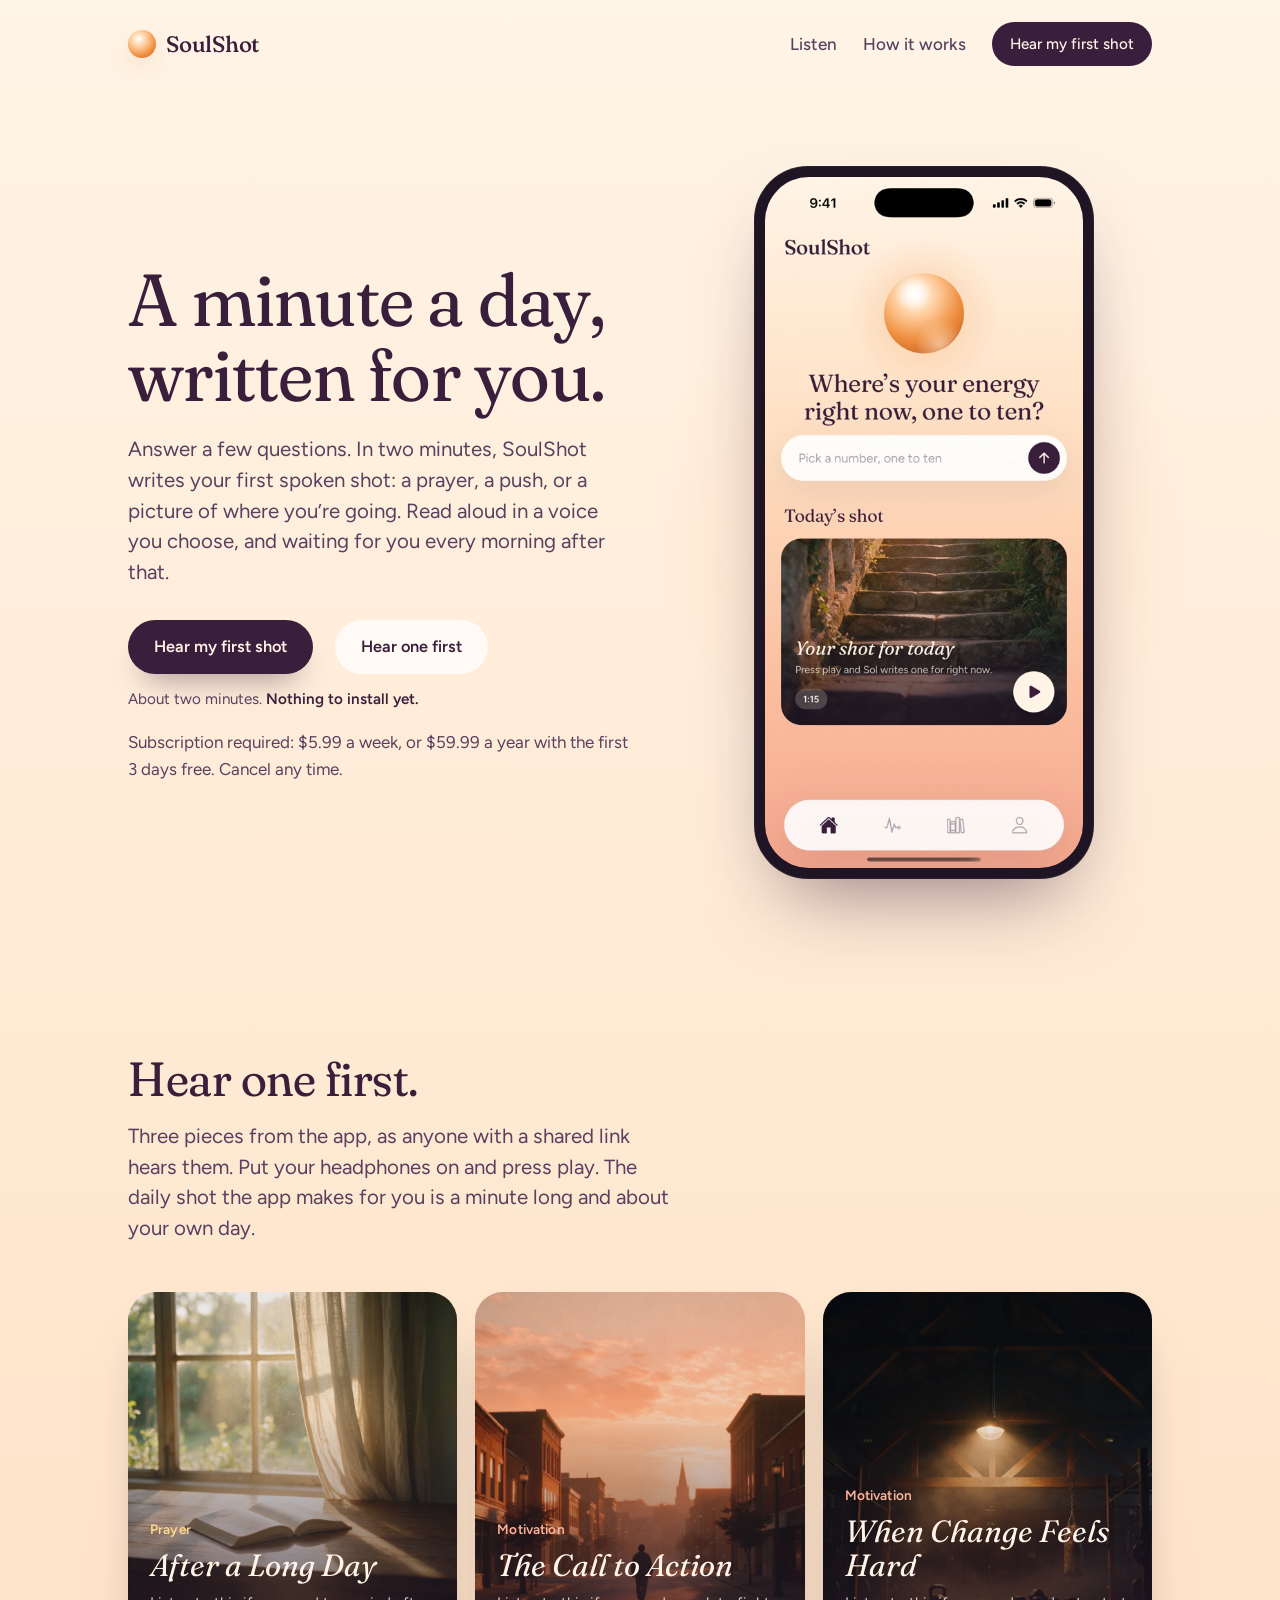
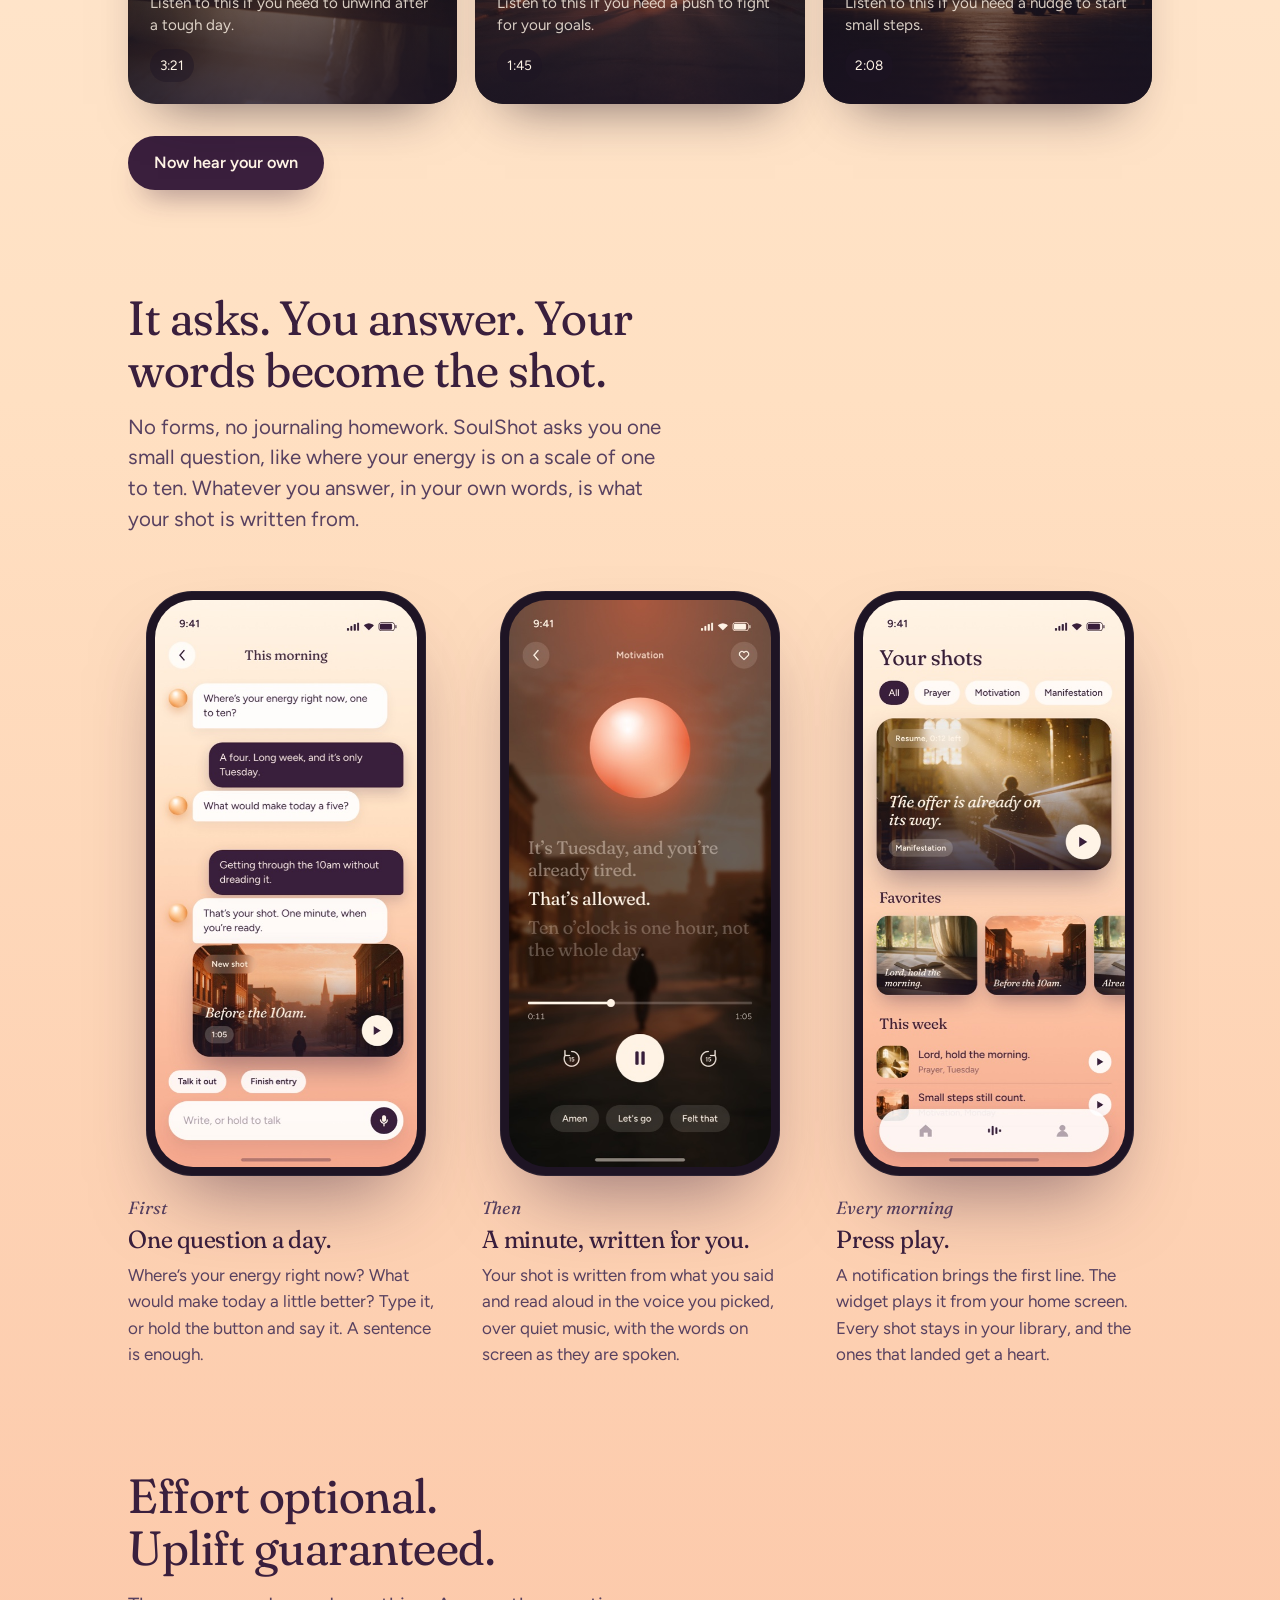
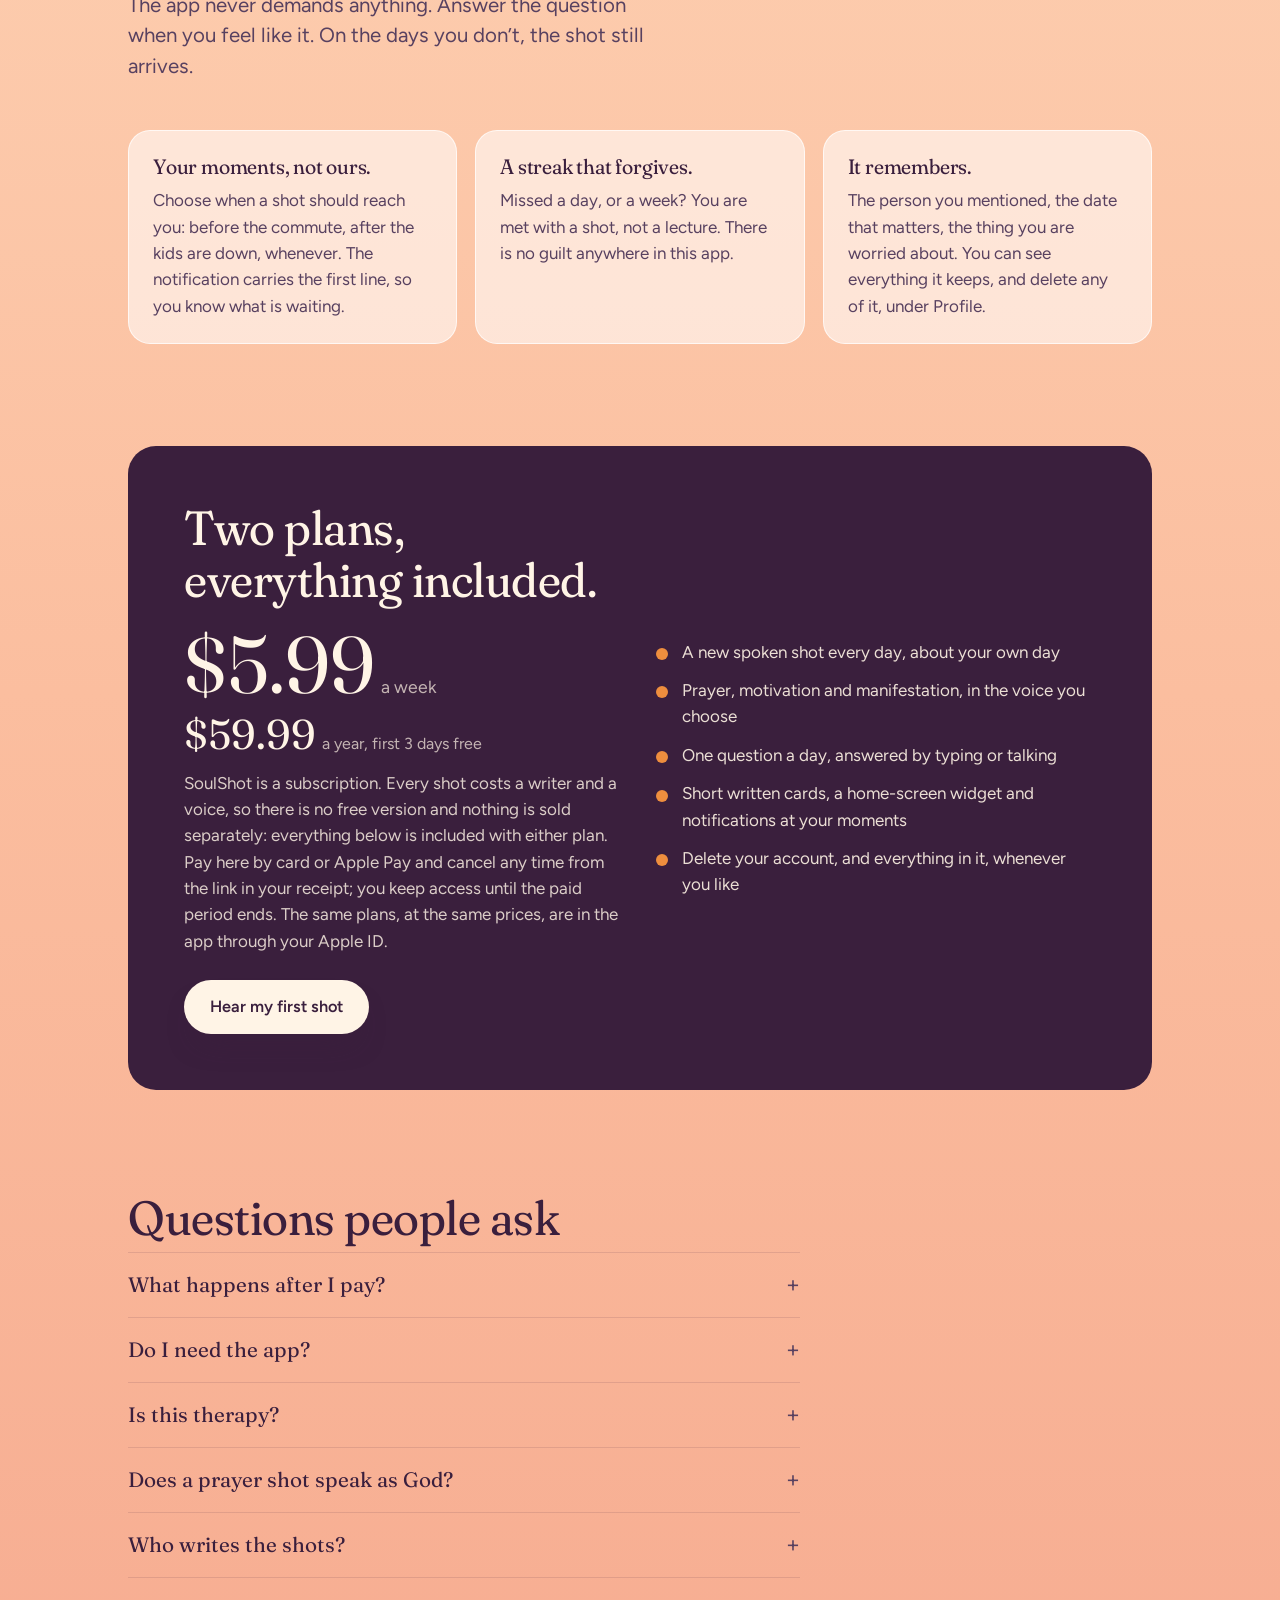
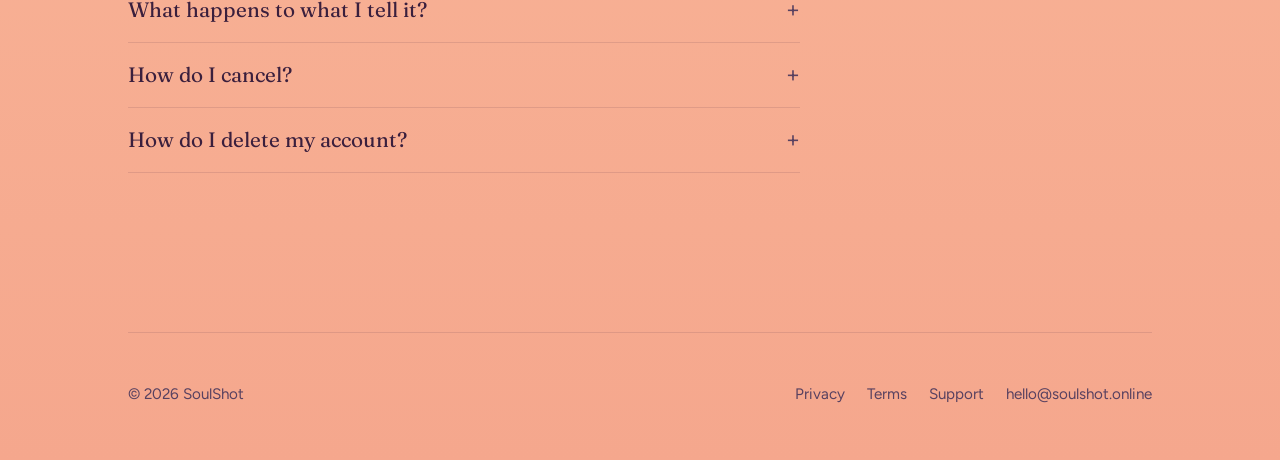
<file: index.html>
<!doctype html>
<html lang="en">
<head>
<meta charset="utf-8">
<meta name="viewport" content="width=device-width, initial-scale=1, viewport-fit=cover">
<title>Hear your first shot · SoulShot</title>
<meta name="description" content="A minute a day, written for you. Answer a few questions and SoulShot writes your first spoken shot: a prayer, a push, or a picture of where you’re going, in a voice you choose. Subscription required.">
<link rel="canonical" href="https://start.soulshot.online/">
<meta property="og:type" content="website">
<meta property="og:site_name" content="SoulShot">
<meta property="og:title" content="Hear your first shot">
<meta property="og:description" content="A minute a day, written for you. Two minutes of questions, then your first shot.">
<meta property="og:url" content="https://start.soulshot.online/">
<meta property="og:image" content="https://start.soulshot.online/img/og.png">
<meta name="twitter:card" content="summary_large_image">
<meta name="theme-color" content="#FFF4E6">
<link rel="icon" href="img/favicon.png" type="image/png">
<link rel="apple-touch-icon" href="img/apple-touch-icon.png">
<link rel="preconnect" href="https://fonts.googleapis.com">
<link rel="preconnect" href="https://fonts.gstatic.com" crossorigin>
<link rel="stylesheet" href="https://fonts.googleapis.com/css2?family=Fraunces:ital,opsz,wght,SOFT@0,9..144,400;0,9..144,500;1,9..144,400;1,9..144,500&family=Figtree:wght@400;500;600&display=swap">
<link rel="stylesheet" href="site.css">
<style>
  .hero-note { margin-top: 14px; color: var(--plum-2); font-size: .95rem; }
  .hero-note b { font-weight: 600; color: var(--plum); }
</style>
</head>
<body>
<div class="sky">
<header class="wrap">
  <nav class="nav" aria-label="Site">
    <a class="brand" href="./"><span class="orb" aria-hidden="true"></span>SoulShot</a>
    <div class="nav-links">
      <a class="plain listen-only" href="#listen" hidden>Listen</a>
      <a class="plain" href="#how">How it works</a>
      <a class="btn sm" href="quiz/">Hear my first shot</a>
    </div>
  </nav>
</header>
<main class="wrap">
  <section class="hero" aria-labelledby="hero-title">
    <div class="hero-copy">
      <h1 id="hero-title">A minute a day, written for you.</h1>
      <p class="lede">Answer a few questions. In two minutes, SoulShot writes your first spoken shot: a prayer, a push, or a picture of where you’re going. Read aloud in a voice you choose, and waiting for you every morning after that.</p>
      <div class="hero-cta">
        <a class="btn" href="quiz/">Hear my first shot</a>
        <a class="btn ghost listen-only" href="#listen" hidden>Hear one first</a>
      </div>
      <p class="hero-note">About two minutes. <b>Nothing to install yet.</b></p>
      <p class="hero-price">Subscription required: $5.99 a week, or $59.99 a year with the first 3 days free. Cancel any time.</p>
    </div>
    <div class="hero-art">
      <div class="orb-video" aria-hidden="true">
        <video autoplay muted loop playsinline src="img/orb.mp4"></video>
      </div>
      <div class="glow" aria-hidden="true"></div>
      <div class="phone">
        <img src="img/home.jpg" width="1000" height="2174" alt="The SoulShot home screen: the orb, the question ‘Where’s your energy right now, one to ten?’, and today’s shot ready to play." fetchpriority="high">
      </div>
    </div>
  </section>

  <section class="section" id="listen" aria-labelledby="listen-title">
    <div class="section-head">
      <h2 id="listen-title" data-live="Hear one first." data-still="Three kinds of shot. You choose.">Three kinds of shot. You choose.</h2>
      <p class="lede" id="listen-lede" data-live="Three pieces from the app, as anyone with a shared link hears them. Put your headphones on and press play. The daily shot the app makes for you is a minute long and about your own day." data-still="Pick the kind of lift you want, and change it whenever you like.">Pick the kind of lift you want, and change it whenever you like.</p>
    </div>
    <div class="lanes samples" id="samples">
      <article class="shot prayer sample" data-token="long-d6a1d5a7-d20a-48a1-bf06-2ded9d63ea09">
        <img src="img/prayer.jpg" alt="" loading="lazy">
        <div class="lane">Prayer</div>
        <div class="title">After a Long Day</div>
        <p class="desc">Listen to this if you need to unwind after a tough day.</p>
        <div class="bar" aria-hidden="true"><i></i></div>
        <div class="meta"><span class="dur">3:21</span><button class="play" type="button" aria-label="Play After a Long Day"><svg class="ic-play" viewBox="0 0 24 24"><path d="M8 5v14l11-7z"/></svg><svg class="ic-pause" viewBox="0 0 24 24"><path d="M6 5h4v14H6zm8 0h4v14h-4z"/></svg></button></div>
      </article>
      <article class="shot motivation sample" data-token="long-bce236e6-82da-464e-83e7-87c27c03a95f">
        <img src="img/motivation.jpg" alt="" loading="lazy">
        <div class="lane">Motivation</div>
        <div class="title">The Call to Action</div>
        <p class="desc">Listen to this if you need a push to fight for your goals.</p>
        <div class="bar" aria-hidden="true"><i></i></div>
        <div class="meta"><span class="dur">1:45</span><button class="play" type="button" aria-label="Play The Call to Action"><svg class="ic-play" viewBox="0 0 24 24"><path d="M8 5v14l11-7z"/></svg><svg class="ic-pause" viewBox="0 0 24 24"><path d="M6 5h4v14H6zm8 0h4v14h-4z"/></svg></button></div>
      </article>
      <article class="shot motivation sample" data-token="long-a0811104-c10b-48c2-85b3-9d3c6eac5b7a">
        <img src="img/fire.jpg" alt="" loading="lazy">
        <div class="lane">Motivation</div>
        <div class="title">When Change Feels Hard</div>
        <p class="desc">Listen to this if you need a nudge to start small steps.</p>
        <div class="bar" aria-hidden="true"><i></i></div>
        <div class="meta"><span class="dur">2:08</span><button class="play" type="button" aria-label="Play When Change Feels Hard"><svg class="ic-play" viewBox="0 0 24 24"><path d="M8 5v14l11-7z"/></svg><svg class="ic-pause" viewBox="0 0 24 24"><path d="M6 5h4v14H6zm8 0h4v14h-4z"/></svg></button></div>
      </article>
    </div>
    <div class="now" id="now" hidden>
      <div class="now-head"><span class="now-lane" id="now-lane"></span><span class="now-title serif" id="now-title"></span></div>
      <div class="now-words" id="now-words"></div>
    </div>
    <audio id="voice" preload="none"></audio>
    <audio id="bed" preload="none" loop></audio>
    <div class="hero-cta" style="margin-top:32px">
      <a class="btn" href="quiz/">Now hear your own</a>
    </div>
  </section>

  <section class="section" id="how" aria-labelledby="how-title">
    <div class="section-head">
      <h2 id="how-title">It asks. You answer. Your words become the shot.</h2>
      <p class="lede">No forms, no journaling homework. SoulShot asks you one small question, like where your energy is on a scale of one to ten. Whatever you answer, in your own words, is what your shot is written from.</p>
    </div>
    <div class="steps">
      <div class="step">
        <div class="phone sm"><img src="img/thread.jpg" width="1000" height="2164" alt="A conversation in the app: it asks where your energy is, you say a four, it asks what would make today a five." loading="lazy"></div>
        <div>
          <div class="step-num">First</div>
          <h3>One question a day.</h3>
          <p>Where’s your energy right now? What would make today a little better? Type it, or hold the button and say it. A sentence is enough.</p>
        </div>
      </div>
      <div class="step">
        <div class="phone sm"><img src="img/player.jpg" width="1000" height="2164" alt="The player: a dark photo, the orb, and the shot’s words lighting up line by line as they are spoken." loading="lazy"></div>
        <div>
          <div class="step-num">Then</div>
          <h3>A minute, written for you.</h3>
          <p>Your shot is written from what you said and read aloud in the voice you picked, over quiet music, with the words on screen as they are spoken.</p>
        </div>
      </div>
      <div class="step">
        <div class="phone sm"><img src="img/library.jpg" width="1000" height="2164" alt="The library: every shot kept as a photo card, with the ones you hearted." loading="lazy"></div>
        <div>
          <div class="step-num">Every morning</div>
          <h3>Press play.</h3>
          <p>A notification brings the first line. The widget plays it from your home screen. Every shot stays in your library, and the ones that landed get a heart.</p>
        </div>
      </div>
    </div>
  </section>

  <section class="section" id="ritual" aria-labelledby="ritual-title">
    <div class="section-head">
      <h2 id="ritual-title">Effort optional. Uplift guaranteed.</h2>
      <p class="lede">The app never demands anything. Answer the question when you feel like it. On the days you don’t, the shot still arrives.</p>
    </div>
    <div class="ritual">
      <div>
        <h3>Your moments, not ours.</h3>
        <p>Choose when a shot should reach you: before the commute, after the kids are down, whenever. The notification carries the first line, so you know what is waiting.</p>
      </div>
      <div>
        <h3>A streak that forgives.</h3>
        <p>Missed a day, or a week? You are met with a shot, not a lecture. There is no guilt anywhere in this app.</p>
      </div>
      <div>
        <h3>It remembers.</h3>
        <p>The person you mentioned, the date that matters, the thing you are worried about. You can see everything it keeps, and delete any of it, under Profile.</p>
      </div>
    </div>
  </section>

  <section class="section" id="price" aria-labelledby="price-title">
    <div class="price">
      <div>
        <h2 id="price-title">Two plans, everything included.</h2>
        <div class="amount" style="margin-top:18px">$5.99<span>a week</span></div>
        <div class="amount alt">$59.99<span>a year, first 3 days free</span></div>
        <p>SoulShot is a subscription. Every shot costs a writer and a voice, so there is no free version and nothing is sold separately: everything below is included with either plan. Pay here by card or Apple Pay and cancel any time from the link in your receipt; you keep access until the paid period ends. The same plans, at the same prices, are in the app through your Apple ID.</p>
        <a class="btn" href="quiz/" style="margin-top:26px">Hear my first shot</a>
      </div>
      <ul>
        <li>A new spoken shot every day, about your own day</li>
        <li>Prayer, motivation and manifestation, in the voice you choose</li>
        <li>One question a day, answered by typing or talking</li>
        <li>Short written cards, a home-screen widget and notifications at your moments</li>
        <li>Delete your account, and everything in it, whenever you like</li>
      </ul>
    </div>
  </section>

  <section class="section" id="faq" aria-labelledby="faq-title">
    <h2 id="faq-title">Questions people ask</h2>
    <div class="faq">
      <details>
        <summary>What happens after I pay?</summary>
        <p>You get the app from the App Store and sign in with the same email you used here, with a six-digit code, no password. Your answers and your plan are already there, and your first shot is waiting to be played.</p>
      </details>
      <details>
        <summary>Do I need the app?</summary>
        <p>Yes. The questions and the checkout happen here; the shots play in the app on your iPhone, where the morning notification, the widget and your library live.</p>
      </details>
      <details>
        <summary>Is this therapy?</summary>
        <p>No. SoulShot asks a question and writes you a minute of encouragement from your answer. It is not medical, psychological, financial or legal advice. If something you write suggests you may be in danger, the app shows support resources instead of a reply.</p>
      </details>
      <details>
        <summary>Does a prayer shot speak as God?</summary>
        <p>Never. A prayer shot is written in your own voice, addressed to God as you understand God. It does not claim to know God’s will, and you can tell the app your tradition so the words fit.</p>
      </details>
      <details>
        <summary>Who writes the shots?</summary>
        <p>AI writes and voices them, from your own answers, with rules about what a shot may and may not say. A shot can still miss the point; tap thumbs-down and the next one learns from it.</p>
      </details>
      <details>
        <summary>What happens to what I tell it?</summary>
        <p>It is used for one thing: to write your shots. Entries are stored encrypted and only your account can read them. We do not sell your information or use it for ads. The <a href="https://soulshot.online/privacy/">Privacy Policy</a> lists every company that touches it and why.</p>
      </details>
      <details>
        <summary>How do I cancel?</summary>
        <p>If you paid here, use the link in your receipt email, or write to hello@soulshot.online. If you paid in the app, open your iPhone’s Settings: tap your name, then Subscriptions, then SoulShot. Cancel at least 24 hours before the current period ends (or before the free days end) to avoid the next charge. You keep access until then.</p>
      </details>
      <details>
        <summary>How do I delete my account?</summary>
        <p>Profile, then Delete account. It removes every entry, every shot and its audio, and everything the app remembered. It cannot be undone, and it does not cancel your subscription, so cancel first.</p>
      </details>
    </div>
  </section>
</main>
<script>
(function(){
  // The hero clip: some browsers hold a muted autoplay until the page settles.
  var v=document.querySelector('.orb-video video');
  if(v){var go=function(){v.play().catch(function(){})};if(v.readyState>=2)go();else v.addEventListener('canplay',go,{once:true})}

  // The samples: three published long plays, fetched from the share function
  // by their public id (the same way a shared link plays), voice over the
  // lane's music bed. A card with no token stays a still card.
  var API='https://uipfkozpxhfnmvrdkhsc.supabase.co/functions/v1/share/';
  var voice=document.getElementById('voice'),bed=document.getElementById('bed');
  var cards=Array.prototype.slice.call(document.querySelectorAll('.sample'));
  var live=cards.filter(function(c){return c.dataset.token});
  var on=live.length>0,h=document.getElementById('listen-title'),l=document.getElementById('listen-lede');
  h.textContent=on?h.dataset.live:h.dataset.still;l.textContent=on?l.dataset.live:l.dataset.still;
  Array.prototype.forEach.call(document.querySelectorAll('.listen-only'),function(a){a.hidden=!on});
  cards.forEach(function(c){if(!c.dataset.token)c.classList.add('still')});
  var current=null,gain=0,fade=null;
  function fmt(s){s=Math.max(0,Math.round(s));return Math.floor(s/60)+':'+String(s%60).padStart(2,'0')}
  function ramp(to,ms,done){clearInterval(fade);var from=bed.volume,steps=10,i=0;fade=setInterval(function(){i++;bed.volume=Math.max(0,Math.min(1,from+(to-from)*i/steps));if(i>=steps){clearInterval(fade);done&&done()}},ms/steps)}
  var now=document.getElementById('now');
  function showWords(card,s){
    document.getElementById('now-lane').textContent=card.querySelector('.lane').textContent;
    document.getElementById('now-title').textContent=s.title||'';
    var w=document.getElementById('now-words');w.innerHTML='';
    String(s.script||'').split(/\n+/).forEach(function(p){p=p.trim();if(!p)return;var el=document.createElement('p');el.textContent=p;w.appendChild(el)});
    now.hidden=false;
  }
  function stop(){if(!current)return;voice.pause();current.classList.remove('playing');current.querySelector('.bar i').style.width='0';current=null}
  live.forEach(function(card){
    var btn=card.querySelector('.play'),shot=null;
    fetch(API+encodeURIComponent(card.dataset.token)+'?format=json',{headers:{accept:'application/json'}})
      .then(function(r){if(!r.ok)throw 0;return r.json()})
      .then(function(s){shot=s;if(s.title)card.querySelector('.title').textContent=s.title;if(s.durationSeconds)card.querySelector('.dur').textContent=fmt(s.durationSeconds)})
      .catch(function(){card.classList.add('still')});
    btn.addEventListener('click',function(){
      if(current===card){if(voice.paused){voice.play()}else{voice.pause()}return}
      if(!shot||!shot.audioUrl)return;
      stop();current=card;showWords(card,shot);
      voice.src=shot.audioUrl;
      gain=shot.bed&&shot.bed.url?Math.max(0,Math.min(1,shot.bed.gain||0.3)):0;
      if(gain){bed.src=shot.bed.url;bed.volume=0}
      voice.play().catch(function(){});
    });
  });
  function title(card){return card.querySelector('.title').textContent}
  voice.addEventListener('play',function(){if(!current)return;current.classList.add('playing');current.querySelector('.play').setAttribute('aria-label','Pause '+title(current));if(gain){bed.play().catch(function(){});ramp(gain,900)}});
  voice.addEventListener('pause',function(){if(!current)return;current.classList.remove('playing');current.querySelector('.play').setAttribute('aria-label','Play '+title(current));if(gain&&!voice.ended)ramp(0,400,function(){bed.pause()})});
  voice.addEventListener('timeupdate',function(){if(current&&voice.duration)current.querySelector('.bar i').style.width=(voice.currentTime/voice.duration*100)+'%'});
  voice.addEventListener('ended',function(){if(gain)ramp(0,1500,function(){bed.pause();bed.currentTime=0});stop()});
})();
</script>
<footer class="wrap">
  <div class="foot">
    <div>© 2026 SoulShot</div>
    <nav aria-label="Legal">
      <a href="https://soulshot.online/privacy/">Privacy</a>
      <a href="https://soulshot.online/terms/">Terms</a>
      <a href="https://soulshot.online/support/">Support</a>
      <a href="mailto:hello@soulshot.online">hello@soulshot.online</a>
    </nav>
  </div>
</footer>
</div>
</body>
</html>
</file>
<file: site.css>
/* SoulShot — soulshot.online
   The site sits on the app's own screen: cream at the top, peach in the
   middle, salmon at the bottom. Plum text. Orange only inside the orb.
   Fraunces for titles and shot names, Figtree for everything else. */

:root {
  --cream: #FFF4E6;
  --peach: #FFE0C2;
  --apricot: #FBBE9F;
  --salmon: #F5A78D;
  --plum: #3A1F3D;
  --plum-2: #584160; /* was #6B5570; darkened so it reads 4.5:1 on the salmon end of the gradient */
  --plum-3: #9A889E;
  --night: #1E1424;
  --sun: #EE8E3E;
  --gold: #D9A23F;
  --coral: #E9633C;
  --violet: #7F63C8;
  --white: #FFFFFF;
  --border: rgba(58, 31, 61, .12);
  --serif: "Fraunces", Georgia, "Times New Roman", serif;
  --sans: "Figtree", -apple-system, "Segoe UI", Helvetica, Arial, sans-serif;
  --measure: 34rem;
  --gutter: clamp(20px, 5vw, 48px);
  --radius: 28px;
}

* { box-sizing: border-box; }
html { scroll-behavior: smooth; -webkit-text-size-adjust: 100%; }
@media (prefers-reduced-motion: reduce) { html { scroll-behavior: auto; } }

body {
  margin: 0;
  min-height: 100%;
  font-family: var(--sans);
  font-size: 17px;
  line-height: 1.55;
  color: var(--plum);
  background: var(--cream);
  -webkit-font-smoothing: antialiased;
}

/* The gradient is one long dawn: every page lives on it, top to bottom. */
.sky {
  background: linear-gradient(180deg, var(--cream) 0%, var(--peach) 38%, var(--apricot) 74%, var(--salmon) 100%);
  min-height: 100vh;
}

a { color: inherit; }
img, video { display: block; max-width: 100%; height: auto; }
button { font: inherit; color: inherit; }

.wrap { max-width: 1120px; margin: 0 auto; padding: 0 var(--gutter); }
.narrow { max-width: 42rem; margin: 0 auto; padding: 0 var(--gutter); }

/* Focus: plum, set off from the control by a gap of page, so it reads on the
   gradient and on plum buttons alike. Cream where the ground is dark. */
:focus-visible { outline: 3px solid var(--plum); outline-offset: 3px; border-radius: 6px; }
.price :focus-visible, .shot :focus-visible { outline-color: var(--cream); }

/* Type ------------------------------------------------------------------ */
h1, h2, h3, .serif {
  font-family: var(--serif);
  font-variation-settings: "SOFT" 60, "opsz" 72;
  font-weight: 400;
  letter-spacing: -.01em;
  text-wrap: balance;
  margin: 0;
}
h1 { font-size: clamp(2.5rem, 6.2vw, 4.6rem); line-height: 1.02; }
h2 { font-size: clamp(2rem, 4.2vw, 3rem); line-height: 1.08; }
h3 { font-size: 1.55rem; line-height: 1.18; }
p { margin: 0; }
.lede { font-size: clamp(1.1rem, 1.6vw, 1.3rem); line-height: 1.5; color: var(--plum-2); max-width: var(--measure); }
.quiet { color: var(--plum-2); }
.small { font-size: .92rem; }
.italic { font-style: italic; }

/* Nav ------------------------------------------------------------------- */
.nav {
  display: flex; align-items: center; justify-content: space-between;
  padding: 22px 0;
}
.brand {
  display: inline-flex; align-items: center; gap: 10px;
  font-family: var(--serif); font-variation-settings: "SOFT" 60; font-weight: 500;
  font-size: 1.4rem; letter-spacing: -.01em; text-decoration: none; padding: 5px 0;
}
.nav-links { display: flex; align-items: center; gap: 26px; }
.nav-links a { text-decoration: none; font-weight: 500; color: var(--plum-2); }
.nav-links a:hover { color: var(--plum); }
.nav-links a.btn, .nav-links a.btn:hover { color: var(--cream); }
@media (max-width: 640px) { .nav-links a.plain { display: none; } }

/* The orb: white highlight top-left, sun in the body, ember at the rim. */
.orb {
  width: 28px; height: 28px; border-radius: 50%; flex: 0 0 auto;
  background: radial-gradient(circle at 38% 32%, #fff 0%, #FFEBD3 13%, #FDC58F 36%, #EE8E3E 66%, #C4611E 100%);
  box-shadow: 0 10px 24px -8px rgba(200, 100, 30, .55);
}
.orb.lg { width: 56px; height: 56px; }

/* Buttons --------------------------------------------------------------- */
.btn {
  display: inline-flex; align-items: center; justify-content: center; gap: 10px;
  min-height: 54px; padding: 0 26px; border-radius: 999px; border: 0;
  background: var(--plum); color: var(--cream); text-decoration: none;
  font-weight: 600; font-size: 1.02rem; cursor: pointer;
  box-shadow: 0 18px 30px -16px rgba(58, 31, 61, .55);
  transition: transform .18s ease, box-shadow .18s ease;
}
.btn:hover { transform: translateY(-1px); box-shadow: 0 22px 34px -16px rgba(58, 31, 61, .6); }
.btn:active { transform: translateY(0); }
.btn.sm { min-height: 44px; padding: 0 18px; font-size: .95rem; box-shadow: none; }
.btn.ghost { background: rgba(255, 255, 255, .72); color: var(--plum); box-shadow: none; }
.btn svg { width: 20px; height: 20px; fill: currentColor; }

/* Hero ------------------------------------------------------------------ */
.hero {
  display: grid; grid-template-columns: 1.05fr .95fr; align-items: center;
  gap: clamp(24px, 5vw, 72px); padding: clamp(28px, 6vw, 80px) 0 clamp(40px, 6vw, 72px);
}
.hero-copy { max-width: 36rem; }
.hero-copy .lede { margin-top: 22px; }
.hero-cta { display: flex; flex-wrap: wrap; align-items: center; gap: 16px 22px; margin-top: 32px; }
.hero-price { color: var(--plum-2); }
@media (max-width: 860px) {
  .hero { grid-template-columns: 1fr; padding-top: 24px; }
  .hero-art { order: 2; margin-top: 8px; }
}

/* The phone: a real screen in a thin plum bezel. */
.phone {
  position: relative; width: min(340px, 78vw); margin: 0 auto;
  border-radius: 54px; padding: 11px; background: var(--night);
  box-shadow: 0 40px 80px -30px rgba(58, 31, 61, .55), inset 0 0 0 1px rgba(255, 255, 255, .06);
}
.phone img { border-radius: 44px; width: 100%; }
.phone.sm { width: min(280px, 70vw); border-radius: 46px; padding: 9px; }
.phone.sm img { border-radius: 38px; }

.hero-art { position: relative; }
.hero-art .glow {
  position: absolute; inset: 10% -10% auto; height: 80%; z-index: 0; pointer-events: none;
  background: radial-gradient(closest-side, rgba(255, 224, 194, .9), rgba(255, 224, 194, 0));
}
.hero-art .phone { position: relative; z-index: 1; }

/* The living orb behind the hero: the app's own Welcome clip, rising behind
   the phone like the sun. The clip's orb is 30% of its frame, so the video
   is scaled up inside a soft circular mask. */
.orb-video {
  position: absolute; z-index: 0; pointer-events: none; overflow: hidden;
  width: clamp(240px, 30vw, 360px); aspect-ratio: 1; border-radius: 50%;
  top: -48px; right: -28px;
  -webkit-mask-image: radial-gradient(circle, #000 40%, transparent 68%);
  mask-image: radial-gradient(circle, #000 40%, transparent 68%);
}
.orb-video video { width: 100%; height: 100%; object-fit: cover; transform: scale(1.9); }
@media (max-width: 860px) { .orb-video { width: 52vw; right: -12vw; top: -6vw; } }
@media (prefers-reduced-motion: reduce) { .orb-video { display: none; } }

/* Sections -------------------------------------------------------------- */
.section { padding: clamp(48px, 8vw, 104px) 0; }
.section-head { max-width: 40rem; }
.section-head p { margin-top: 16px; }
.section + .section { padding-top: 0; }

/* How it works: a real sequence, so it is numbered. */
.steps { display: grid; grid-template-columns: repeat(3, 1fr); gap: clamp(20px, 3vw, 40px); margin-top: clamp(32px, 5vw, 56px); }
.step { display: flex; flex-direction: column; gap: 18px; }
.step .phone { margin: 0 auto; }
.step-num { font-family: var(--serif); font-style: italic; font-size: 1.1rem; color: var(--plum-2); }
.step h3 { margin-top: 4px; }
.step p { color: var(--plum-2); margin-top: 8px; }
@media (max-width: 860px) { .steps { grid-template-columns: 1fr; gap: 44px; } }

/* Shot cards: photos with a veil, an italic title, a lane hue. */
.lanes { display: grid; grid-template-columns: repeat(3, 1fr); gap: 18px; margin-top: clamp(28px, 4vw, 48px); }
.shot {
  position: relative; aspect-ratio: 4 / 5; border-radius: var(--radius); overflow: hidden;
  color: var(--cream); display: flex; flex-direction: column; justify-content: flex-end;
  padding: 22px; isolation: isolate; text-decoration: none;
  box-shadow: 0 30px 50px -30px rgba(30, 20, 36, .6);
}
.shot img { position: absolute; inset: 0; width: 100%; height: 100%; object-fit: cover; z-index: -2; }
.shot::before {
  content: ""; position: absolute; inset: 0; z-index: -1;
  background: linear-gradient(180deg, rgba(30, 20, 36, .05) 30%, rgba(30, 20, 36, .55) 70%, rgba(30, 20, 36, .82) 100%);
}
.shot .lane { font-size: .85rem; font-weight: 600; letter-spacing: .01em; }
.shot .title { font-family: var(--serif); font-style: italic; font-size: clamp(1.5rem, 2.4vw, 2rem); line-height: 1.12; margin-top: 8px; }
.shot .desc { color: rgba(255, 244, 230, .82); margin-top: 10px; font-size: .95rem; line-height: 1.45; }
.shot .meta { display: flex; align-items: center; justify-content: space-between; margin-top: 16px; }
.shot .dur { font-size: .85rem; padding: 6px 10px; border-radius: 999px; background: rgba(30, 20, 36, .45); }
.shot .play {
  width: 46px; height: 46px; border-radius: 50%; display: grid; place-items: center;
  background: var(--cream); color: var(--night);
}
.shot .play svg { width: 18px; height: 18px; fill: currentColor; margin-left: 2px; }
.shot.prayer .lane { color: #FFD98A; }
.shot.motivation .lane { color: #FFB39A; }
.shot.manifestation .lane { color: #D6C8FF; }
@media (max-width: 860px) { .lanes { grid-template-columns: 1fr; } .shot { aspect-ratio: 16 / 11; } }

/* The words: a shot's script, as the player shows it. */
.words {
  display: grid; grid-template-columns: 1fr 1fr; gap: clamp(24px, 5vw, 64px); align-items: center;
  margin-top: clamp(32px, 5vw, 56px);
}
.script { font-family: var(--serif); font-variation-settings: "SOFT" 60; font-size: clamp(1.5rem, 2.6vw, 2.1rem); line-height: 1.3; }
.script p { margin: 0 0 .6em; color: var(--plum-3); }
.script p.now { color: var(--plum); }
.script small { display: block; font-family: var(--sans); font-size: .95rem; color: var(--plum-2); margin-top: 14px; }
@media (max-width: 860px) { .words { grid-template-columns: 1fr; } }

/* The ritual: three quiet lines. */
.ritual { display: grid; grid-template-columns: repeat(3, 1fr); gap: 18px; margin-top: clamp(28px, 4vw, 48px); }
.ritual > div {
  background: rgba(255, 255, 255, .55); border-radius: 22px; padding: 24px;
  border: 1px solid rgba(255, 255, 255, .7);
}
.ritual h3 { font-size: 1.3rem; }
.ritual p { color: var(--plum-2); margin-top: 8px; }
@media (max-width: 860px) { .ritual { grid-template-columns: 1fr; } }

/* Price ----------------------------------------------------------------- */
.price {
  background: var(--plum); color: var(--cream); border-radius: var(--radius);
  padding: clamp(32px, 5vw, 56px); display: grid; grid-template-columns: 1fr 1fr; gap: 32px; align-items: center;
}
.price .amount { font-family: var(--serif); font-size: clamp(3rem, 7vw, 5rem); line-height: 1; }
.price .amount span { font-family: var(--sans); font-size: 1.1rem; color: rgba(255, 244, 230, .7); margin-left: 6px; }
.price .amount.alt { font-size: clamp(1.8rem, 4vw, 2.6rem); margin-top: 10px; }
.price .amount.alt span { font-size: 1rem; }
.price p { color: rgba(255, 244, 230, .82); margin-top: 14px; max-width: 30rem; }
.price .btn { background: var(--cream); color: var(--plum); }
.price ul { list-style: none; padding: 0; margin: 0; display: grid; gap: 12px; }
.price li { padding-left: 26px; position: relative; color: rgba(255, 244, 230, .9); }
.price li::before { content: ""; position: absolute; left: 0; top: .55em; width: 12px; height: 12px; border-radius: 50%; background: var(--sun); }
@media (max-width: 860px) { .price { grid-template-columns: 1fr; } }

/* FAQ ------------------------------------------------------------------- */
.faq { max-width: 42rem; margin-top: 8px; }
.faq details { border-top: 1px solid var(--border); padding: 10px 0; }
.faq details:last-child { border-bottom: 1px solid var(--border); }
.faq summary {
  cursor: pointer; list-style: none; display: flex; justify-content: space-between; align-items: center; gap: 16px;
  padding: 8px 0; min-height: 44px; font-family: var(--serif); font-size: 1.3rem; line-height: 1.25;
}
.faq summary::-webkit-details-marker { display: none; }
.faq summary::after { content: "+"; font-family: var(--sans); font-size: 1.4rem; color: var(--plum-2); flex: 0 0 auto; }
.faq details[open] summary::after { content: "–"; }
.faq details p { margin-top: 12px; color: var(--plum-2); max-width: var(--measure); }

/* Footer ---------------------------------------------------------------- */
.foot {
  padding: 40px 0 44px; margin-top: clamp(24px, 5vw, 56px);
  display: flex; flex-wrap: wrap; justify-content: space-between; align-items: center; gap: 16px 28px;
  color: var(--plum-2); font-size: .95rem; border-top: 1px solid var(--border);
}
.foot nav { display: flex; flex-wrap: wrap; gap: 8px 22px; }
.foot a { text-decoration: none; display: inline-block; padding: 10px 0; }
.foot a:hover { text-decoration: underline; }

/* Legal and support pages ---------------------------------------------- */
.doc { padding: clamp(24px, 5vw, 56px) 0 24px; }
.doc h1 { font-size: clamp(2.2rem, 5vw, 3.4rem); }
.doc .updated { color: var(--plum-2); margin-top: 10px; }
.doc h2 { font-size: 1.75rem; margin-top: 44px; }
.doc h3 { font-size: 1.2rem; font-family: var(--sans); font-weight: 600; margin-top: 26px; }
.doc p { margin-top: 14px; max-width: var(--measure); color: var(--plum); }
.doc p.lede { margin-top: 24px; }
.doc ul { padding-left: 1.2em; margin: 12px 0 0; max-width: var(--measure); }
.doc li { margin-top: 8px; }
.doc li + li { margin-top: 10px; }
.doc .note {
  margin-top: 22px; padding: 18px 20px; border-radius: 18px; max-width: var(--measure);
  background: rgba(255, 255, 255, .6); border: 1px solid rgba(255, 255, 255, .8);
}
.doc a { color: var(--plum); }
.doc .copyright { margin-top: 56px; color: var(--plum-3); font-size: .9rem; }

.contact-card {
  margin-top: 28px; padding: 26px; border-radius: 22px; max-width: var(--measure);
  background: rgba(255, 255, 255, .6); border: 1px solid rgba(255, 255, 255, .8);
}
.contact-card .email { font-family: var(--serif); font-size: 1.6rem; word-break: break-all; }
.contact-card p { margin-top: 10px; color: var(--plum-2); }
.contact-card .btn { margin-top: 18px; }

/* Samples: the three playable cards under the hero. ------------------------ */
.hero-copy .hero-price { margin-top: 18px; }
.shot .bar { height: 3px; border-radius: 3px; background: rgba(255, 244, 230, .28); margin-top: 16px; overflow: hidden; }
.shot .bar i { display: block; height: 100%; width: 0; background: var(--cream); transition: width .25s linear; }
.shot.sample .meta { margin-top: 12px; }
.shot .play { border: 0; cursor: pointer; transition: transform .15s ease; }
.shot .play:hover { transform: scale(1.06); }
.shot .play .ic-pause { display: none; }
.shot.playing .play .ic-play { display: none; }
.shot.playing .play .ic-pause { display: block; margin-left: 0; }
.shot.still .play, .shot.still .bar { display: none; }

@media (prefers-reduced-motion: reduce) { .shot .bar i { transition: none; } }

[hidden] { display: none !important; }

/* The words of the piece that is playing, as the shared-link page shows them. */
.now { margin-top: 28px; padding: 26px 28px; border-radius: 22px; background: rgba(255, 255, 255, .55); border: 1px solid rgba(255, 255, 255, .7); max-width: 44rem; }
.now-head { display: flex; align-items: baseline; gap: 14px; flex-wrap: wrap; }
.now-lane { font-size: .85rem; font-weight: 600; color: var(--plum-2); }
.now-title { font-size: 1.5rem; font-style: italic; }
.now-words { margin-top: 14px; font-family: var(--serif); font-variation-settings: "SOFT" 60; font-size: 1.2rem; line-height: 1.45; color: var(--plum); max-height: 22rem; overflow: auto; padding-right: 6px; }
.now-words p { margin: 0 0 .8em; }
</file>
